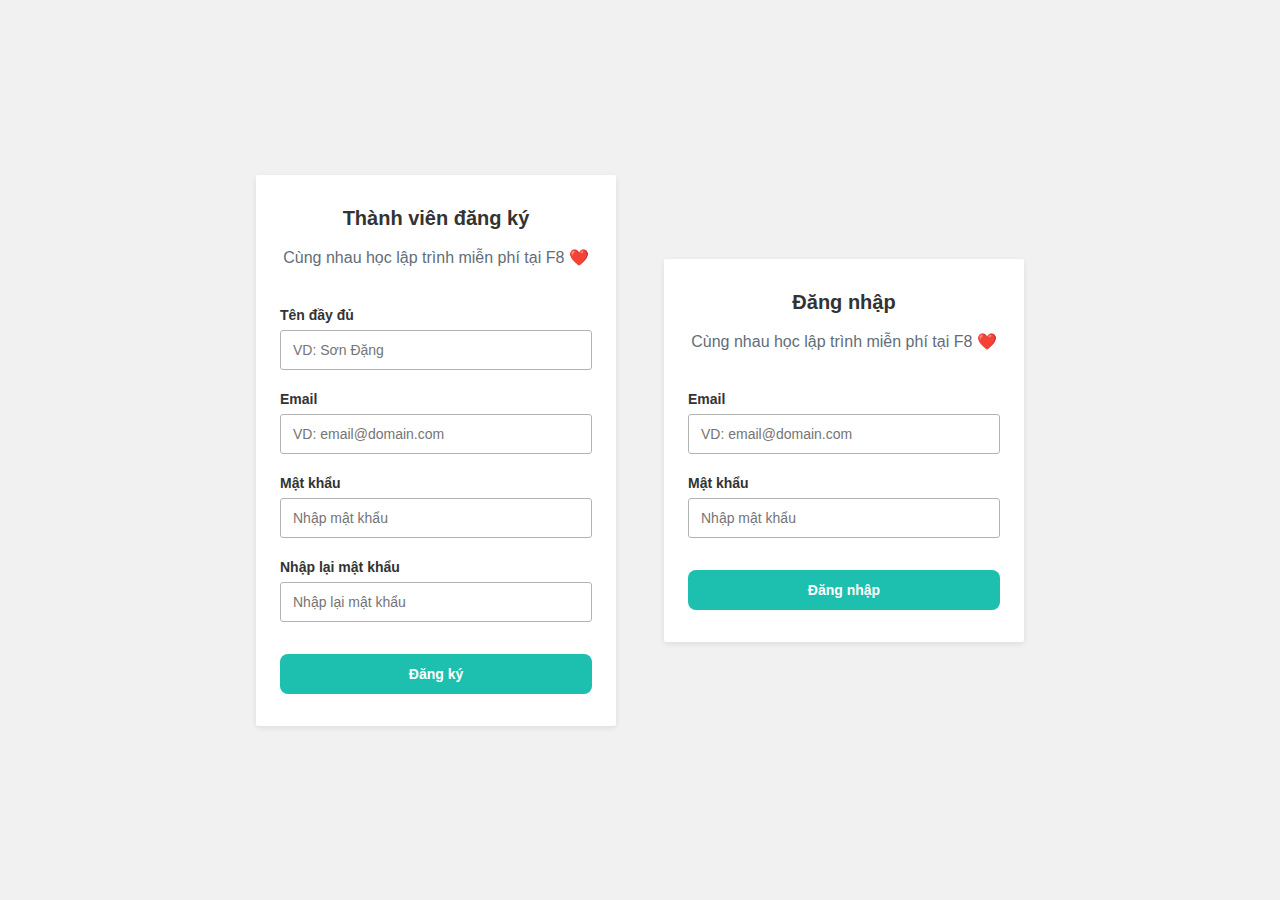
<file: FormLogin/index.html>
<!DOCTYPE html>
<html lang="en">
  <head>
    <meta charset="UTF-8" />
    <meta http-equiv="X-UA-Compatible" content="IE=edge" />
    <meta name="viewport" content="width=device-width, initial-scale=1.0" />
    <title>Document</title>
    <link rel="stylesheet" href="./style.css" />
  </head>
  <body>
    <div class="main">
      <form action="" method="POST" class="form" id="form-1">
        <h3 class="heading">Thành viên đăng ký</h3>
        <p class="desc">Cùng nhau học lập trình miễn phí tại F8 ❤️</p>

        <div class="spacer"></div>

        <div class="form-group">
          <label for="fullname" class="form-label">Tên đầy đủ</label>
          <input
            id="fullname"
            name="fullname"
            type="text"
            placeholder="VD: Sơn Đặng"
            class="form-control"
          />
          <span class="form-message"></span>
        </div>

        <div class="form-group">
          <label for="email" class="form-label">Email</label>
          <input
            id="email"
            name="email"
            type="text"
            placeholder="VD: email@domain.com"
            class="form-control"
          />
          <span class="form-message"></span>
        </div>

        <div class="form-group">
          <label for="password" class="form-label">Mật khẩu</label>
          <input
            id="password"
            name="password"
            type="password"
            placeholder="Nhập mật khẩu"
            class="form-control"
          />
          <span class="form-message"></span>
        </div>

        <div class="form-group">
          <label for="password_confirmation" class="form-label"
            >Nhập lại mật khẩu</label
          >
          <input
            id="password_confirmation"
            name="password_confirmation"
            placeholder="Nhập lại mật khẩu"
            type="password"
            class="form-control"
          />
          <span class="form-message"></span>
        </div>

        <button class="form-submit">Đăng ký</button>
      </form>

      <form action="" method="POST" class="form" id="form-2">
        <h3 class="heading">Đăng nhập</h3>
        <p class="desc">Cùng nhau học lập trình miễn phí tại F8 ❤️</p>

        <div class="spacer"></div>

        <div class="form-group">
          <label for="email" class="form-label">Email</label>
          <input
            id="email"
            name="email"
            type="text"
            placeholder="VD: email@domain.com"
            class="form-control"
          />
          <span class="form-message"></span>
        </div>

        <div class="form-group">
          <label for="password" class="form-label">Mật khẩu</label>
          <input
            id="password"
            name="password"
            type="password"
            placeholder="Nhập mật khẩu"
            class="form-control"
          />
          <span class="form-message"></span>
        </div>

        <button class="form-submit">Đăng nhập</button>
      </form>
    </div>

    <script>
      document.addEventListener("DOMContentLoaded", function () {
        // Mong muốn của chúng ta
        Validator({
          form: "#form-1",
          formGroupSelector: ".form-group",
          errorSelector: ".form-message",
          rules: [
            Validator.isRequired(
              "#fullname",
              "Vui lòng nhập tên đầy đủ của bạn"
            ),
            Validator.isEmail("#email"),
            Validator.minLength("#password", 6),
            Validator.isRequired("#password_confirmation"),
            Validator.isConfirmed(
              "#password_confirmation",
              function () {
                return document.querySelector("#form-1 #password").value;
              },
              "Mật khẩu nhập lại không chính xác"
            ),
          ],
          onSubmit: function (data) {
            // Call API
            console.log(data);
          },
        });

        Validator({
          form: "#form-2",
          formGroupSelector: ".form-group",
          errorSelector: ".form-message",
          rules: [
            Validator.isEmail("#email"),
            Validator.minLength("#password", 6),
          ],
          onSubmit: function (data) {
            // Call API
            console.log(data);
          },
        });
      });
    </script>
    <script src="./validator.js"></script>
  </body>
</html>
</file>
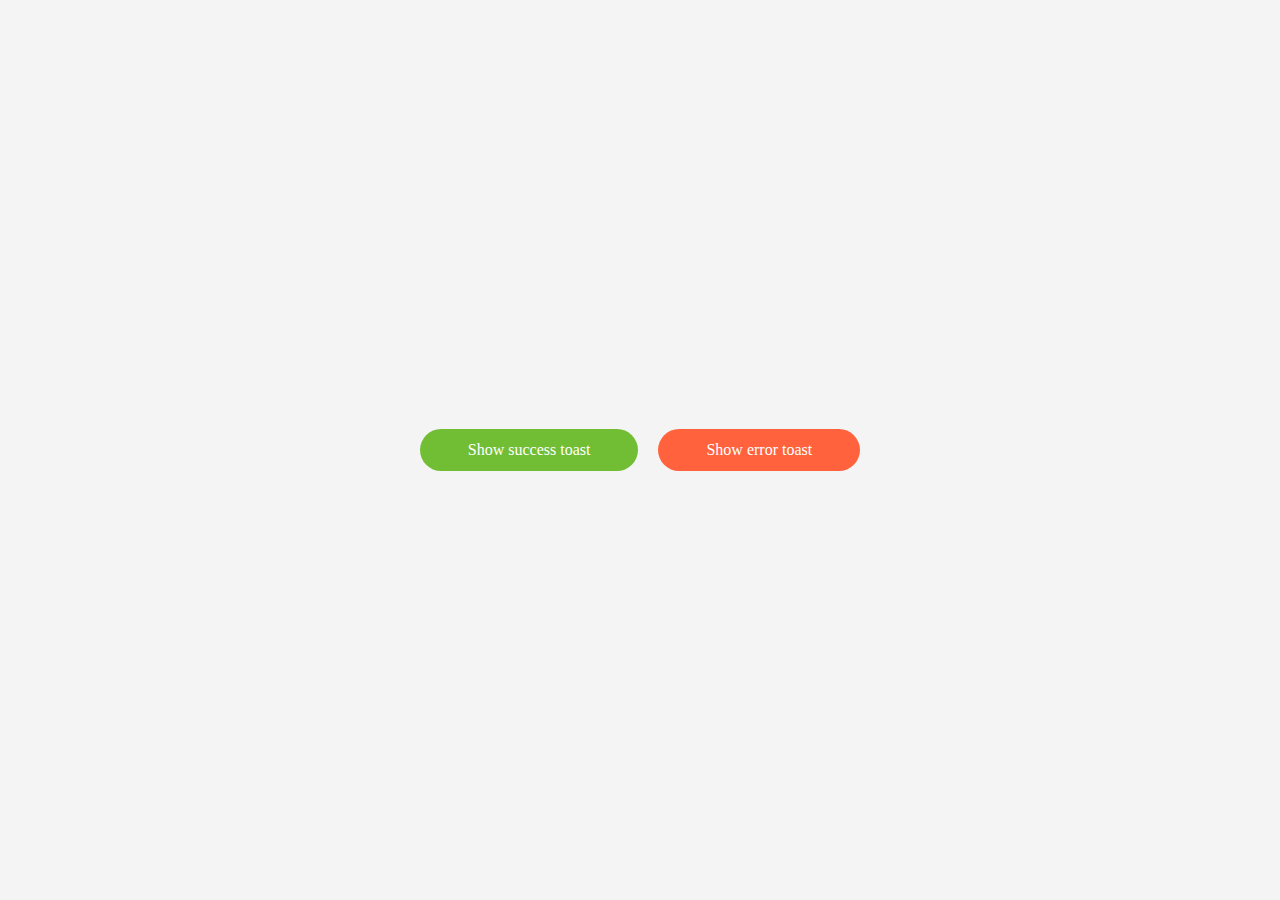
<file: ToastApp/index.html>
<!DOCTYPE html>
<html lang="en">
  <head>
    <meta charset="UTF-8" />
    <meta http-equiv="X-UA-Compatible" content="IE=edge" />
    <meta name="viewport" content="width=device-width, initial-scale=1.0" />
    <title>Toast</title>
    <link
      rel="stylesheet"
      href="https://cdnjs.cloudflare.com/ajax/libs/font-awesome/5.15.1/css/all.min.css"
      integrity="sha512-+4zCK9k+qNFUR5X+cKL9EIR+ZOhtIloNl9GIKS57V1MyNsYpYcUrUeQc9vNfzsWfV28IaLL3i96P9sdNyeRssA=="
      crossorigin="anonymous"
    />
    <link rel="stylesheet" href="./style.css" />
  </head>
  <body>
    <div id="toast"></div>

    <div>
      <div onclick="showSuccessToast();" class="btn btn--success">
        Show success toast
      </div>
      <div onclick="showErrorToast();" class="btn btn--danger">
        Show error toast
      </div>
    </div>

    <script>
      function showSuccessToast() {
        toast({
          title: "Thành công!",
          message: "Bạn đã đăng ký thành công tài khoản tại F8.",
          type: "success",
          duration: 5000,
        });
      }

      function showErrorToast() {
        toast({
          title: "Thất bại!",
          message: "Có lỗi xảy ra, vui lòng liên hệ quản trị viên.",
          type: "error",
          duration: 5000,
        });
      }
    </script>
    <script type="text/javascript" src="./toast.js"></script>
  </body>
</html>
</file>
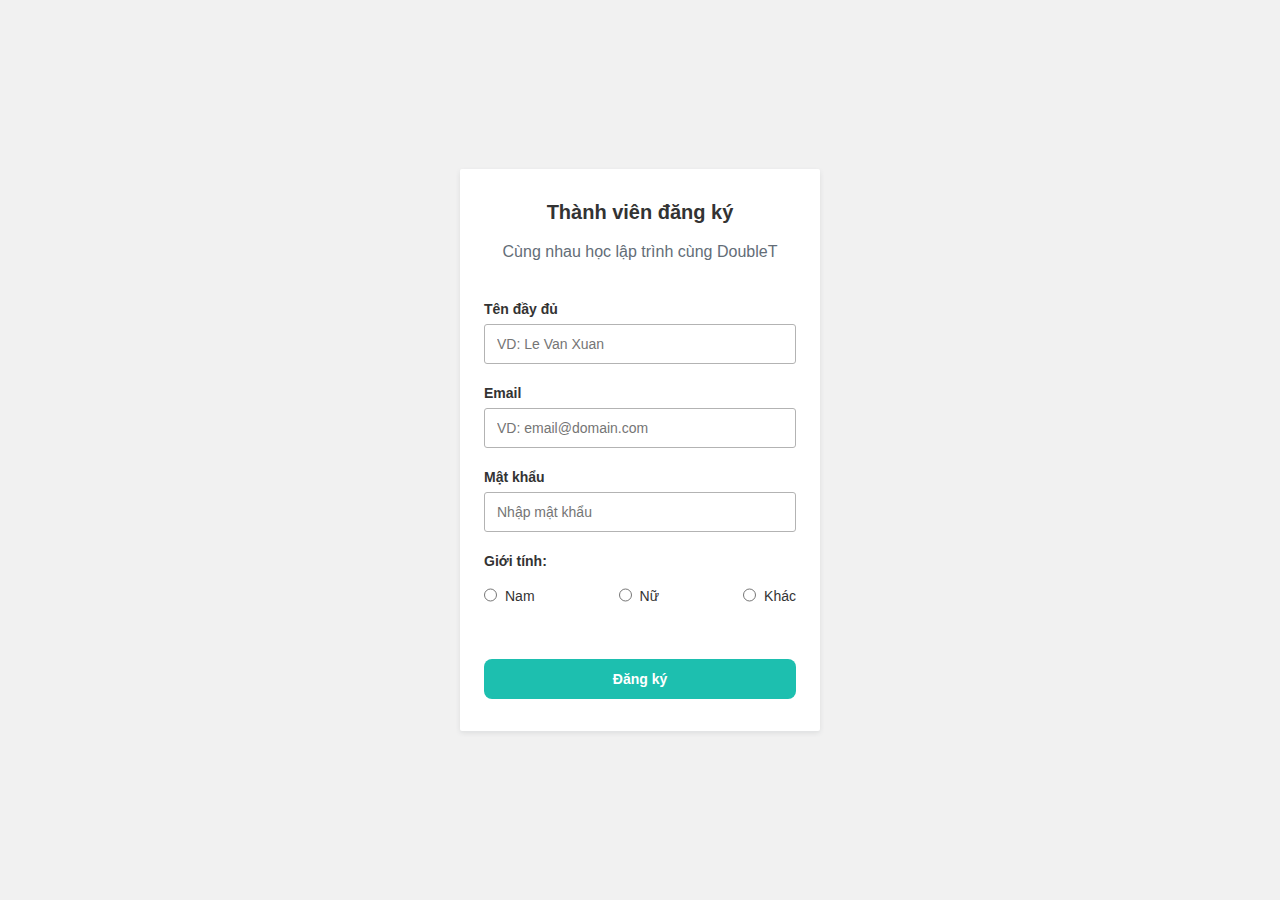
<file: Validate2/index.html>
<!DOCTYPE html>
<html lang="en">
  <head>
    <meta charset="UTF-8" />
    <meta http-equiv="X-UA-Compatible" content="IE=edge" />
    <meta name="viewport" content="width=device-width, initial-scale=1.0" />
    <title>Form Validation</title>
    <link rel="stylesheet" href="./style.css" />
  </head>
  <body>
    <div class="main">
      <form action="" method="POST" class="form" id="register-form">
        <h3 class="heading">Thành viên đăng ký</h3>
        <p class="desc">Cùng nhau học lập trình cùng DoubleT</p>

        <div class="spacer"></div>

        <div class="form-group">
          <label for="fullname" class="form-label">Tên đầy đủ</label>
          <input
            id="fullname"
            name="fullname"
            rules="required"
            type="text"
            placeholder="VD: Le Van Xuan"
            class="form-control"
          />
          <span class="form-message"></span>
        </div>

        <div class="form-group">
          <label for="email" class="form-label">Email</label>
          <input
            id="email"
            name="email"
            rules="required|email"
            type="text"
            placeholder="VD: email@domain.com"
            class="form-control"
          />
          <span class="form-message"></span>
        </div>

        <div class="form-group">
          <label for="password" class="form-label">Mật khẩu</label>
          <input
            id="password"
            name="password"
            rules="required|min:6"
            type="password"
            placeholder="Nhập mật khẩu"
            class="form-control"
          />
          <span class="form-message"></span>
        </div>

        <!-- <div class="form-group">
            <label for="password_confirmation" class="form-label">Nhập lại mật khẩu</label>
            <input id="password_confirmation" name="password_confirmation" placeholder="Nhập lại mật khẩu" type="password" class="form-control">
            <span class="form-message"></span>
          </div>

          <div class="form-group">
            <label for="avatar" class="form-label">Ảnh đại diện</label>
            <input id="avatar" rules="required" name="avatar" type="file" class="form-control">
            <span class="form-message"></span>
          </div>
          
          <div class="form-group">
            <label for="province" class="form-label">Tỉnh/TP</label>
            <select id="province" rules="required" name="province" class="form-control">
              <option value="">-- Chọn Tỉnh/TP --</option>
              <option value="hni">Hà Nội</option>
              <option value="hpg">Hải Phòng</option>
            </select>
            <span class="form-message"></span>
          </div> -->

        <div class="form-group horizontal">
          <label for="gender" class="form-label">Giới tính:</label>
          <div id="gender">
            <div>
              <input
                name="gender"
                type="radio"
                rules="required"
                value="male"
                class="form-control"
              />
              Nam
            </div>
            <div>
              <input
                name="gender"
                type="radio"
                rules="required"
                value="female"
                class="form-control"
              />
              Nữ
            </div>
            <div>
              <input
                name="gender"
                type="radio"
                rules="required"
                value="other"
                class="form-control"
              />
              Khác
            </div>
          </div>
          <span class="form-message"></span>
        </div>

        <button class="form-submit">Đăng ký</button>
      </form>
    </div>
    <script src="./validator.js"></script>
    <script>
      //   Expect

      var form = new Validator("#register-form");

      form.onSubmit = function (formData) {
        console.log(formData);
      };
    </script>
  </body>
</html>
</file>
<file: FormLogin/style.css>
* {
  padding: 0;
  margin: 0;
  box-sizing: border-box;
}
html {
  color: #333;
  font-size: 62.5%;
  font-family: "Open Sans", sans-serif;
}
.main {
  background: #f1f1f1;
  min-height: 100vh;
  display: flex;
  justify-content: center;
}
.form {
  width: 360px;
  min-height: 100px;
  padding: 32px 24px;
  text-align: center;
  background: #fff;
  border-radius: 2px;
  margin: 24px;
  align-self: center;
  box-shadow: 0 2px 5px 0 rgba(51, 62, 73, 0.1);
}
.form .heading {
  font-size: 2rem;
}
.form .desc {
  text-align: center;
  color: #636d77;
  font-size: 1.6rem;
  font-weight: lighter;
  line-height: 2.4rem;
  margin-top: 16px;
  font-weight: 300;
}

.form-group {
  display: flex;
  margin-bottom: 16px;
  flex-direction: column;
}

.form-label,
.form-message {
  text-align: left;
}

.form-label {
  font-weight: 700;
  padding-bottom: 6px;
  line-height: 1.8rem;
  font-size: 1.4rem;
}

.form-control {
  height: 40px;
  padding: 8px 12px;
  border: 1px solid #b3b3b3;
  border-radius: 3px;
  outline: none;
  font-size: 1.4rem;
}

.form-control:hover {
  border-color: #1dbfaf;
}

.form-group.invalid .form-control {
  border-color: #f33a58;
}

.form-group.invalid .form-message {
  color: #f33a58;
}

.form-message {
  font-size: 1.2rem;
  line-height: 1.6rem;
  padding: 4px 0 0;
}

.form-submit {
  outline: none;
  background-color: #1dbfaf;
  margin-top: 12px;
  padding: 12px 16px;
  font-weight: 600;
  color: #fff;
  border: none;
  width: 100%;
  font-size: 14px;
  border-radius: 8px;
  cursor: pointer;
}

.form-submit:hover {
  background-color: #1ac7b6;
}

.spacer {
  margin-top: 36px;
}
</file>
<file: ToastApp/style.css>
* {
  padding: 0;
  margin: 0;
  box-sizing: border-box;
}

body {
  height: 100vh;
  display: flex;
  flex-direction: column;
  font-family: "Helvetica Neue";
  background-color: #f4f4f5;
}

body > div {
  margin: auto;
}

/* ======= Buttons ======== */

/* Block */
.btn {
  display: inline-block;
  text-decoration: none;
  background-color: transparent;
  border: none;
  outline: none;
  color: #fff;
  padding: 12px 48px;
  border-radius: 50px;
  cursor: pointer;
  min-width: 120px;
  transition: opacity 0.2s ease;
}

/* Modifier */
.btn--size-l {
  padding: 16px 56px;
}

.btn--size-s {
  padding: 8px 32px;
}

.btn:hover {
  opacity: 0.8;
}

.btn + .btn {
  margin-left: 16px;
}

.btn--success {
  background-color: #71be34;
}

.btn--warn {
  background-color: #ffb702;
}

.btn--danger {
  background-color: #ff623d;
}

.btn--disabled {
  opacity: 0.5 !important;
  cursor: default;
}

/* ======= Toast message ======== */

#toast {
  position: fixed;
  top: 32px;
  right: 32px;
  z-index: 999999;
}

.toast {
  display: flex;
  align-items: center;
  background-color: #fff;
  border-radius: 2px;
  padding: 20px 0;
  min-width: 400px;
  max-width: 450px;
  border-left: 4px solid;
  box-shadow: 0 5px 8px rgba(0, 0, 0, 0.08);
  transition: all linear 0.3s;
}

@keyframes slideInLeft {
  from {
    opacity: 0;
    transform: translateX(calc(100% + 32px));
  }
  to {
    opacity: 1;
    transform: translateX(0);
  }
}

@keyframes fadeOut {
  to {
    opacity: 0;
  }
}

.toast--success {
  border-color: #47d864;
}

.toast--success .toast__icon {
  color: #47d864;
}

.toast--info {
  border-color: #2f86eb;
}

.toast--info .toast__icon {
  color: #2f86eb;
}

.toast--warning {
  border-color: #ffc021;
}

.toast--warning .toast__icon {
  color: #ffc021;
}

.toast--error {
  border-color: #ff623d;
}

.toast--error .toast__icon {
  color: #ff623d;
}

.toast + .toast {
  margin-top: 24px;
}

.toast__icon {
  font-size: 24px;
}

.toast__icon,
.toast__close {
  padding: 0 16px;
}

.toast__body {
  flex-grow: 1;
}

.toast__title {
  font-size: 16px;
  font-weight: 600;
  color: #333;
}

.toast__msg {
  font-size: 14px;
  color: #888;
  margin-top: 6px;
  line-height: 1.5;
}

.toast__close {
  font-size: 20px;
  color: rgba(0, 0, 0, 0.3);
  cursor: pointer;
}
</file>
<file: Validate2/style.css>
* {
  padding: 0;
  margin: 0;
  box-sizing: border-box;
}
html {
  color: #333;
  font-size: 62.5%;
  font-family: "Open Sans", sans-serif;
}
.main {
  background: #f1f1f1;
  min-height: 100vh;
  display: flex;
  justify-content: center;
}
.form {
  width: 360px;
  min-height: 100px;
  padding: 32px 24px;
  text-align: center;
  background: #fff;
  border-radius: 2px;
  margin: 24px;
  align-self: center;
  box-shadow: 0 2px 5px 0 rgba(51, 62, 73, 0.1);
}
.form .heading {
  font-size: 2rem;
}
.form .desc {
  text-align: center;
  color: #636d77;
  font-size: 1.6rem;
  font-weight: lighter;
  line-height: 2.4rem;
  margin-top: 16px;
  font-weight: 300;
}

.form-group {
  display: flex;
  margin-bottom: 16px;
  flex-direction: column;
}

.form-group.horizontal div {
  display: flex;
  flex-direction: row;
  justify-content: space-between;
  align-items: center;
  font-size: 1.4rem;
  padding-bottom: 6px;
}

.form-group.horizontal div input {
  margin-right: 8px;
  margin-top: -1px;
}

.form-group.horizontal .form-message {
  display: block;
}

.form-label,
.form-message {
  text-align: left;
}

.form-label {
  font-weight: 700;
  padding-bottom: 6px;
  line-height: 1.8rem;
  font-size: 1.4rem;
}

.form-control {
  height: 40px;
  padding: 8px 12px;
  border: 1px solid #b3b3b3;
  border-radius: 3px;
  outline: none;
  font-size: 1.4rem;
}

.form-control:hover {
  border-color: #1dbfaf;
}

.form-group.invalid .form-control {
  border-color: #f33a58;
}

.form-group.invalid .form-message {
  color: #f33a58;
}

.form-message {
  font-size: 1.2rem;
  line-height: 1.6rem;
  padding: 4px 0 0;
}

.form-submit {
  outline: none;
  background-color: #1dbfaf;
  margin-top: 12px;
  padding: 12px 16px;
  font-weight: 600;
  color: #fff;
  border: none;
  width: 100%;
  font-size: 14px;
  border-radius: 8px;
  cursor: pointer;
}

.form-submit:hover {
  background-color: #1ac7b6;
}

.spacer {
  margin-top: 36px;
}
</file>
